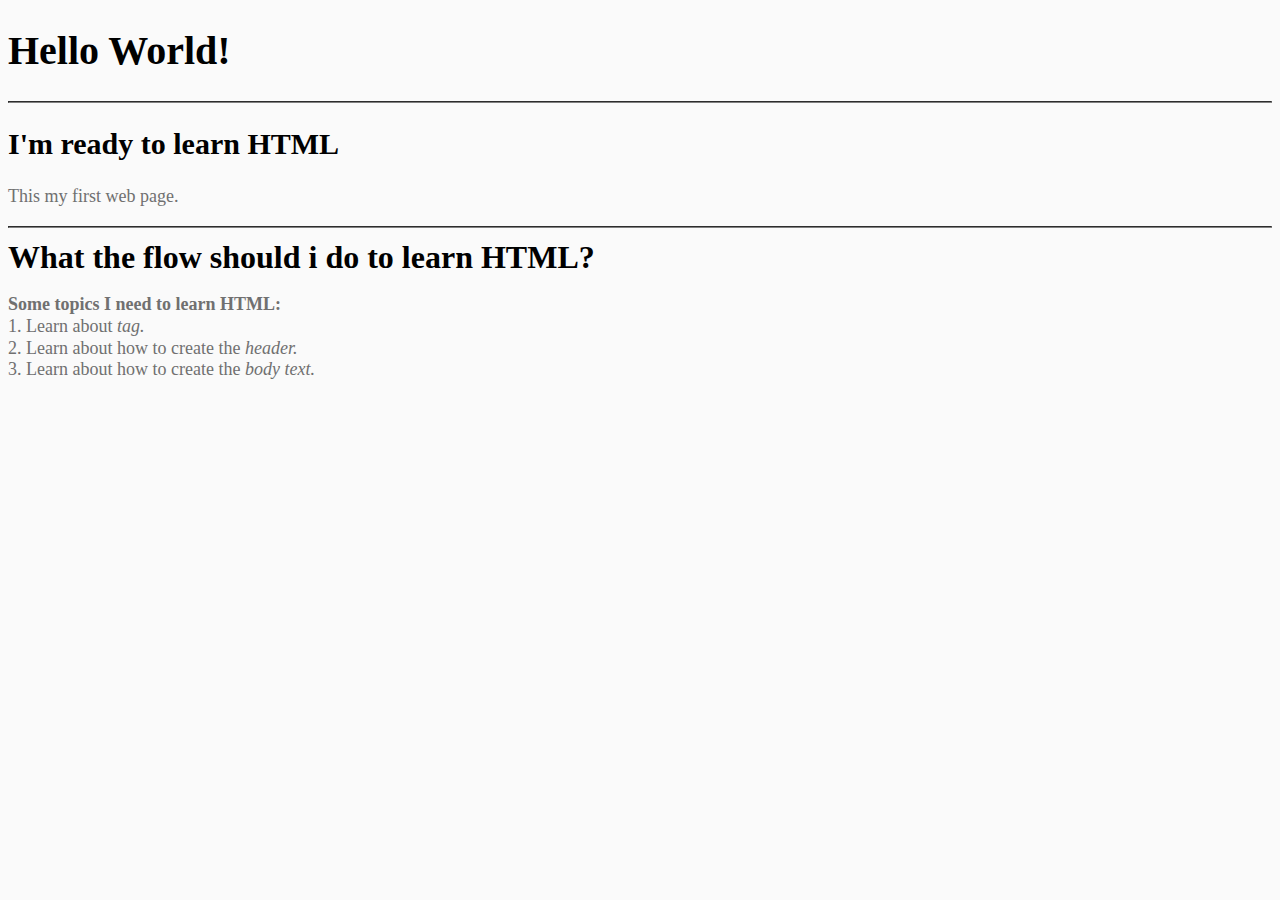
<file: Testing/index.html>
<!DOCTYPE html>
<html lang="en">

    <head>
        <meta charset="UTF-8">
        <meta name="author" content="Faris A">
        <meta name="description" content="This page contains all the things i am learn how to create as I learn HTML.">
        <title>My First Website</title>
        <link rel="icon" href="html.png" type="image/x-icon">
        <link rel="stylesheet" href="main.css" type="text/css">
    </head>

    <body>
        <h1>Hello World!</h1>

        <hr>

        <h2>I'm ready to learn HTML</h2>
        <p>This my first web page.</p>  

        <hr>

        <h3>What the flow should i do to learn HTML?</h3>
        <p><strong>Some topics I need to learn HTML:</strong>
            <br>1. Learn about <em>tag.</em>
            <br>2. Learn about how to create the <em>header.</em>
            <br>3. Learn about how to create the <em>body text.</em>
        </p>  
  
    </body>

</html>
</file>
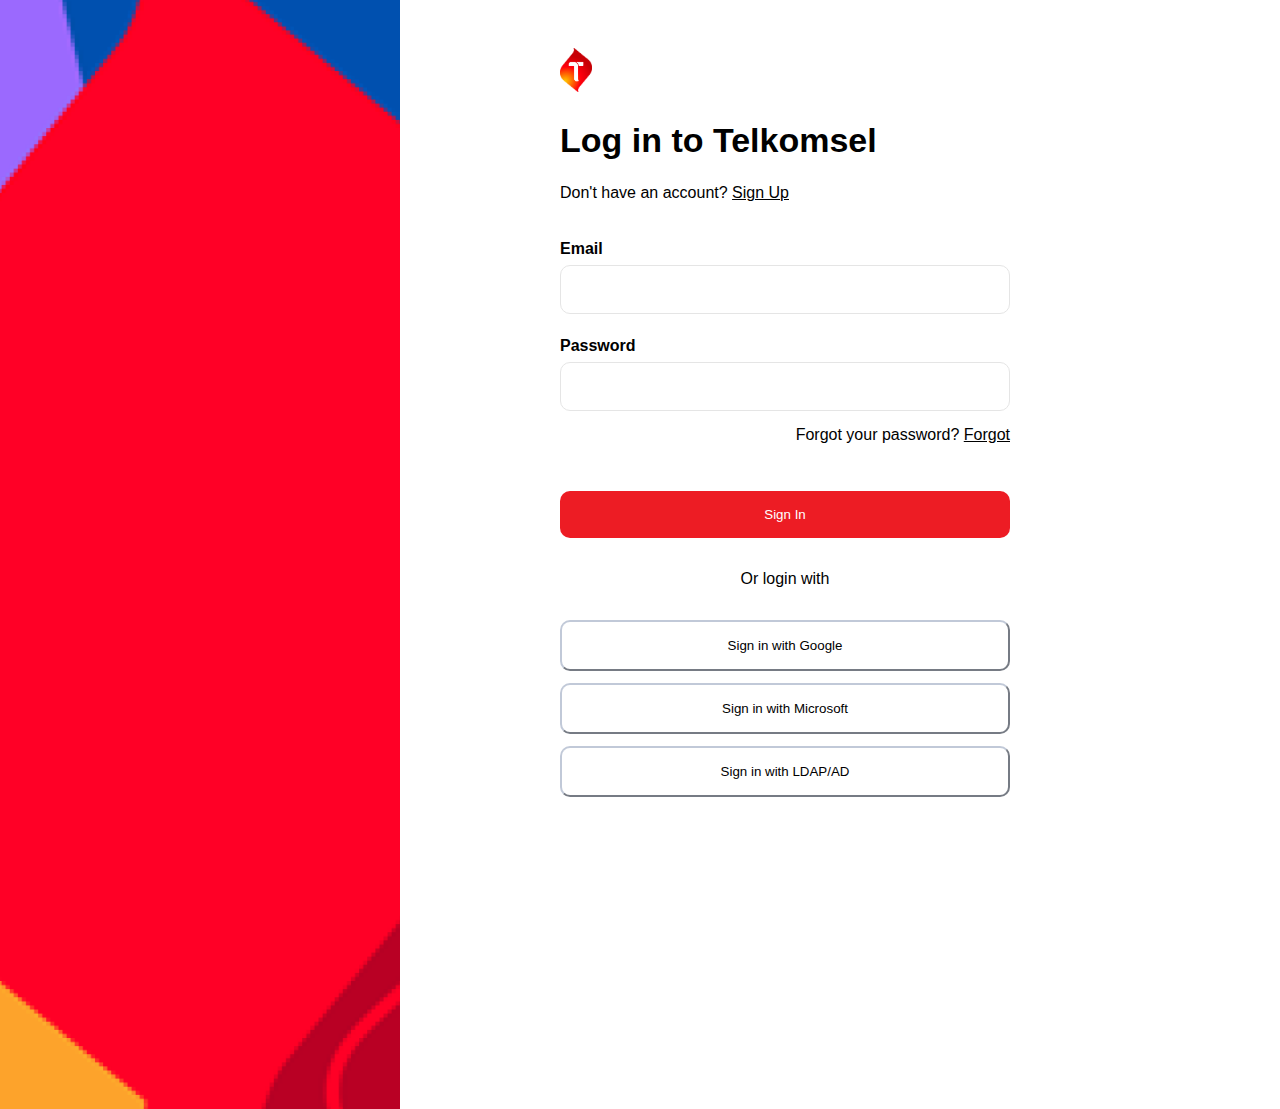
<file: login-page.html>
<!DOCTYPE html>
<html lang="en">
<head>

    <meta charset="UTF-8">
    <meta name="viewport" content="width=device-width, initial-scale=1.0">
    <meta name="author" content="Faris A">
    <title>Telkomsel</title>
    <link rel="icon" href="image/telkom-icon.png" type="image/x-icon">
    <link rel="stylesheet" href="login-page.css" type="text/css">

</head>
<body>

    <div class="login-container">
        
        <!--Image-->
        <img class="telkom" src="image/telkomselg.png" alt="Telkomsel image">

        <!--Login Section-->
        <div class="credential-form">
                <div class="header-form-text">
                    <img style="width: 32px; height: 44px;" src="image/telkom-icon.png" alt="Telkom icon">
                    <h2 style="font-size: 34px;">Log in to Telkomsel</h2>
                    <p>Don't have an account? <ins>Sign Up</ins></p>
                </div>    
                 <div class="form-field">
                     <form>
                         <label for="login">Email</label><br>
                         <input type="text" name="login" id="login" class="text-input"><br>
                         <label for="login">Password</label><br>
                         <input type="password" name="Password" id="login" class="text-input">
                         <p style="float: right;">Forgot your password? <ins>Forgot</ins></p>
                     </form>
                     <input class="login-button" type="submit" value="Sign In">
                </div>   
                <p style="text-align: center;">Or login with</p>
                <div class="credential-login">
                    <input class="credential-btn" type="submit" value="Sign in with Google">
                    <input class="credential-btn" type="submit" value="Sign in with Microsoft">
                    <input class="credential-btn" type="submit" value="Sign in with LDAP/AD">
                 </div>
        
        </div>

    </div>

</body>
</html>
</file>
<file: Testing/main.css>
html {
    font-size: 20px;
}

body {
    background-color: #fafafa;
    color: black;
}

hr  {
    border-color: grey;
}

img {
    width: 100px;
    border-radius: 50px;
    float: center;
    margin-right: 16px;
}

p {
    color: #707070;
    font-size: 18px;
    line-height: 120%;
}

h3 {
    font-size: 32px;
    line-height: 120%;
    margin: 3px 0 0;
}

h5 {
    font-weight: 700;
    font-size: 18px;
    margin: 20px 0 10px;
}

h6 {
    color: #707070;
    font-size: 14px;
    margin: 0;
    font-weight: 400;
}

.button {
    font-size: 14px;
    background-color: green;
    color: white;
    text-decoration: none;
    padding: 14px 24px;
    text-align: center;
    border-radius: 8px;
}

.testimony-container {
    margin: 0 auto;
    max-width: 1200px;
    position: relative;
    width: 100%;
}

.testimony-4sv {
    margin-top: 32px;
    margin-bottom: 24px;
    position: relative;
}

.testimony-header {
    display: flex;
    justify-content: space-between;
    align-items: flex-start;
    margin-bottom: 32px;
    flex-direction: row;
    align-items: center;
    position: relative;
    width: 100%;
}

.testimony-right-header {
    width: 100%;
    position: relative;
}

.testimony-left-header {
    width: 100%;
    position: relative;
}

.card-descriptions {
    font-size: 14px;
    line-height: 24px;
    margin-top: 16px;
    color: black;
}

.testimony-list-container {
    display: grid;
    grid-template-columns: 32% 32% 32%;
    gap: 24px;
    
}

.testimony-card {
    background: #ffff;
    border: 1px solid #ededed;
    box-sizing: border-box;
    box-shadow: 0 14px 20px rgba(0, 0, 0, .04);
    border-radius: 20px;
    height: fit-content;
    width: fit-content;
    padding: 24px 24px;
    text-align: center;
    position: relative;
}
</file>
<file: login-page.css>
body {
    background-color: ffff;
    margin: 0%;
    font-family: 'Segoe UI', Tahoma, Geneva, Verdana, sans-serif;
}

p   {
    font-size: 16px;
}

.login-button {
    padding: 16px;
    justify-content: center;
    gap: 8px;
    border-radius: 10px;
    background: var(--Telkom-Primary, #ED1C24);
    width: 100%;
    color: white;
    text-decoration: none;
    cursor: pointer;
    border: none;
}

.credential-btn {
    padding: 16px;
    justify-content: center;
    gap: 8px;
    border-radius: 10px;
    width: 100%;
    color: black;
    text-decoration: none;
    cursor: pointer;
    background-color: white;
    border-color: #c1C9D8;
}

.telkom {
    float: left;
    width: 400px;
    height: fit-content;
    object-fit: cover;
    margin-right: 120px;
}

.credential-form {
    display: grid;
    padding: 48px 40px;
    flex-direction: column;
    align-items: flex-start;
    gap: 16px;
    width: 416px;
}

.header-form-text {
    line-height: 1;
    width: 100%;
}

.form-field {
    display: grid;
    line-height: 1;
    flex-direction: column;
    align-items: flex-start;
    gap: 16px;
}

form {
    margin-bottom: 16px;
    width: 100%;
}

label {
    color: var(--Black, #000);
    font-size: 16px;
    font-style: normal;
    font-weight: bold;
    line-height: 2;
}

.text-input {
    display: flex;
    width: 416px;
    padding: 16px;
    align-items: center;
    gap: 10px;
    border-radius: 10px;
    border: 1px solid var(--Grey-3, #E5E5E5);
    background: var(--White, #FFF);
}

.credential-login {
    display: grid;
    gap: 12px;
}
</file>
